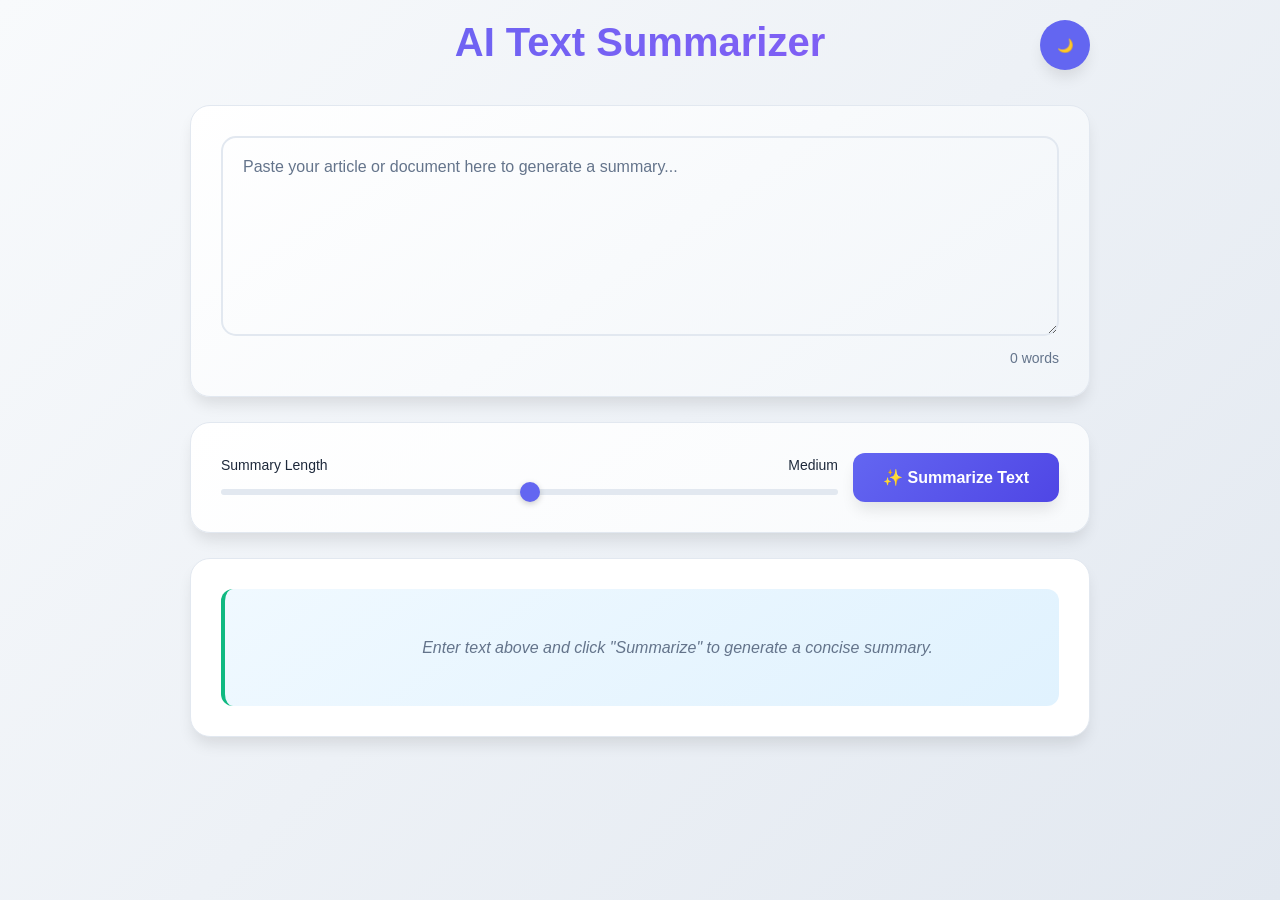
<file: index.html>
<!DOCTYPE html>
<html lang="en">
<head>
    <meta charset="UTF-8">
    <meta name="viewport" content="width=device-width, initial-scale=1.0">
    <title>Text Summarizer</title>
    <link rel="stylesheet" href="style.css">
</head>
<body data-theme="light">
    <div class="container">
        <div class="header">
            <h1>AI Text Summarizer</h1>
            <button class="theme-toggle" id="themeToggle" title="Toggle Dark Mode">🌙</button>
        </div>

        <div class="input-section">
            <textarea id="inputText" placeholder="Paste your article or document here to generate a summary..."></textarea>
            <div class="word-count" id="wordCount">0 words</div>
        </div>

        <div class="controls">
            <div class="slider-container">
                <div class="slider-label">
                    <span>Summary Length</span>
                    <span id="sliderValue">Medium</span>
                </div>
                <input type="range" id="summaryLength" min="1" max="5" value="3">
            </div>
            <button class="btn btn-primary" id="summarizeBtn">✨ Summarize Text</button>
        </div>

        <div class="progress-container" id="progressContainer">
            <div class="progress-bar">
                <div class="progress-fill" id="progressFill"></div>
            </div>
        </div>

        <div class="output-section" id="outputSection">
            <div class="summary empty-state" id="summary">
                Enter text above and click "Summarize" to generate a concise summary.
            </div>
        </div>
    </div>

    <script src="script.js"></script>
</body>
</html>
</file>
<file: style.css>
:root {
    --primary: #6366f1;
    --primary-dark: #4f46e5;
    --bg: #f8fafc;
    --bg-dark: #0f172a;
    --card: #ffffff;
    --card-dark: #1e293b;
    --text: #1e293b;
    --text-light: #64748b;
    --border: #e2e8f0;
    --success: #10b981;
    --shadow: 0 10px 15px -3px rgba(0,0,0,0.1);
}

[data-theme="dark"] {
    --bg: #0f172a;
    --card: #1e293b;
    --text: #f1f5f9;
    --text-light: #94a3b8;
    --border: #334155;
}

* { margin: 0; padding: 0; box-sizing: border-box; }

body {
    font-family: 'Segoe UI', Tahoma, Geneva, Verdana, sans-serif;
    background: linear-gradient(135deg, var(--bg) 0%, #e2e8f0 100%);
    min-height: 100vh;
    padding: 20px;
    transition: all 0.3s ease;
}

.container { max-width: 900px; margin: 0 auto; }

.header {
    text-align: center;
    margin-bottom: 40px;
    position: relative;
}

.header h1 {
    font-size: 2.5rem;
    background: linear-gradient(135deg, var(--primary), #8b5cf6);
    -webkit-background-clip: text;
    background-clip: text;
    -webkit-text-fill-color: transparent;
    margin-bottom: 10px;
}

.theme-toggle {
    position: absolute;
    top: 0; right: 0;
    background: var(--primary);
    color: white;
    border: none;
    width: 50px;
    height: 50px;
    border-radius: 50%;
    cursor: pointer;
    transition: all 0.3s ease;
    box-shadow: var(--shadow);
}

.theme-toggle:hover { transform: scale(1.1); }

.input-section, .controls, .output-section {
    background: var(--card);
    border-radius: 20px;
    padding: 30px;
    margin-bottom: 25px;
    box-shadow: var(--shadow);
    border: 1px solid var(--border);
    transition: all 0.3s ease;
}

.input-section { 
    background: linear-gradient(145deg, var(--card), #f1f5f9);
}

textarea {
    width: 100%;
    min-height: 200px;
    padding: 20px;
    border: 2px solid var(--border);
    border-radius: 15px;
    font-size: 16px;
    font-family: inherit;
    resize: vertical;
    transition: all 0.3s ease;
    background: transparent;
    color: var(--text);
}

textarea:focus {
    outline: none;
    border-color: var(--primary);
    box-shadow: 0 0 0 3px rgba(99, 102, 241, 0.1);
    transform: translateY(-2px);
}

textarea::placeholder { color: var(--text-light); }

.word-count {
    text-align: right;
    margin-top: 10px;
    font-size: 14px;
    color: var(--text-light);
}

.controls {
    display: flex;
    gap: 15px;
    flex-wrap: wrap;
    align-items: center;
    background: linear-gradient(145deg, var(--card), #f8fafc);
}

.slider-container {
    flex: 1;
    min-width: 200px;
}

.slider-label {
    display: flex;
    justify-content: space-between;
    margin-bottom: 8px;
    font-size: 14px;
    color: var(--text);
}

input[type="range"] {
    width: 100%;
    height: 6px;
    border-radius: 3px;
    background: var(--border);
    outline: none;
    -webkit-appearance: none;
    appearance: none;
}

input[type="range"]::-webkit-slider-thumb {
    -webkit-appearance: none;
    appearance: none;
    width: 20px;
    height: 20px;
    border-radius: 50%;
    background: var(--primary);
    cursor: pointer;
    box-shadow: 0 2px 6px rgba(0,0,0,0.2);
}

.btn {
    padding: 15px 30px;
    border: none;
    border-radius: 12px;
    font-size: 16px;
    font-weight: 600;
    cursor: pointer;
    transition: all 0.3s ease;
    box-shadow: var(--shadow);
}

.btn-primary {
    background: linear-gradient(135deg, var(--primary), var(--primary-dark));
    color: white;
    min-width: 140px;
}

.btn-primary:hover:not(:disabled) {
    transform: translateY(-2px);
    box-shadow: 0 15px 25px rgba(99, 102, 241, 0.4);
}

.btn:disabled {
    opacity: 0.6;
    cursor: not-allowed;
    transform: none !important;
}

.progress-container {
    margin-top: 20px;
    display: none;
}

.progress-bar {
    width: 100%;
    height: 8px;
    background: var(--border);
    border-radius: 4px;
    overflow: hidden;
}

.progress-fill {
    height: 100%;
    background: linear-gradient(90deg, var(--primary), var(--success));
    width: 0%;
    transition: width 0.3s ease;
    animation: shimmer 2s infinite;
}

@keyframes shimmer {
    0% { background-position: -200px 0; }
    100% { background-position: 200px 0; }
}

.output-section {
    min-height: 150px;
    display: flex;
    flex-direction: column;
}

.summary {
    flex: 1;
    padding: 20px;
    background: linear-gradient(145deg, #f0f9ff, #e0f2fe);
    border-radius: 12px;
    border-left: 4px solid var(--success);
    white-space: pre-wrap;
    line-height: 1.6;
    font-size: 16px;
}

.empty-state {
    text-align: center;
    color: var(--text-light);
    font-style: italic;
}

.loading .summary {
    opacity: 0.7;
}

@media (max-width: 768px) {
    .controls { flex-direction: column; align-items: stretch; }
    .slider-container { min-width: auto; }
    .header h1 { font-size: 2rem; }
}
</file>
